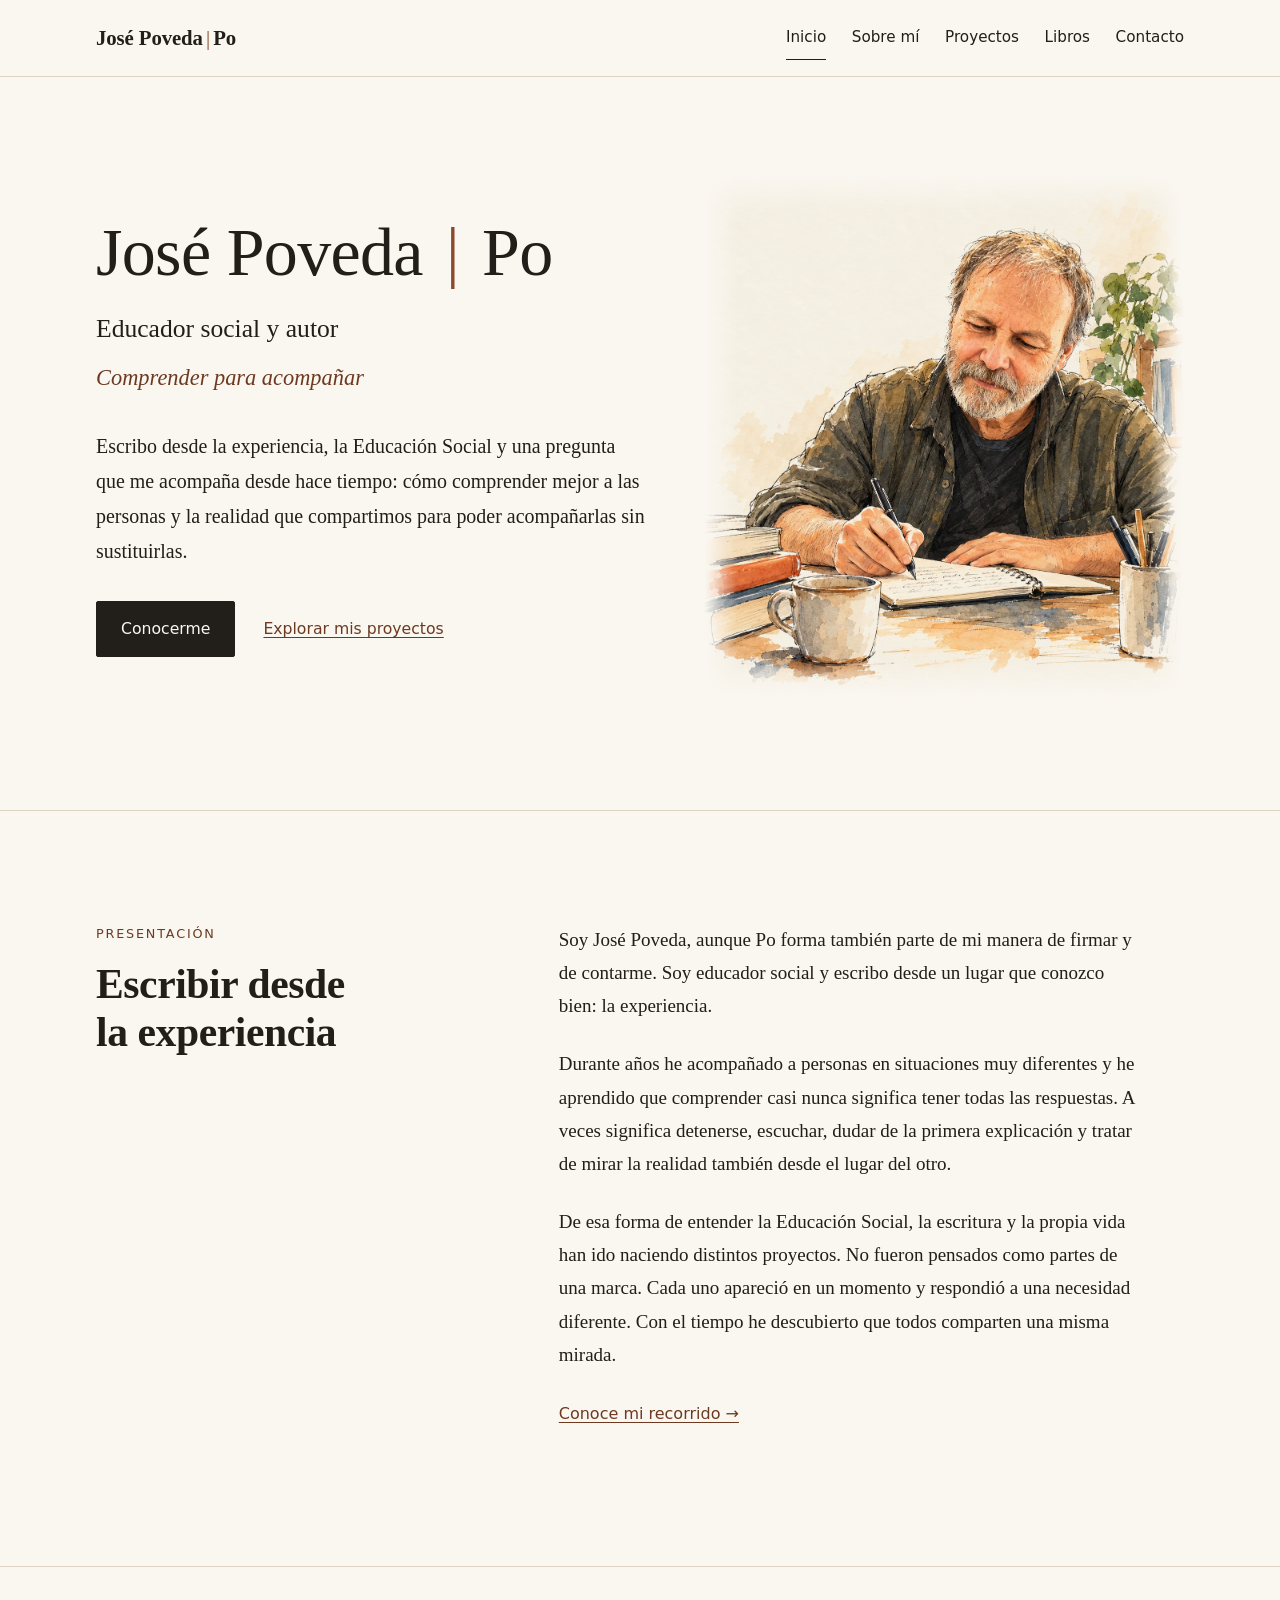
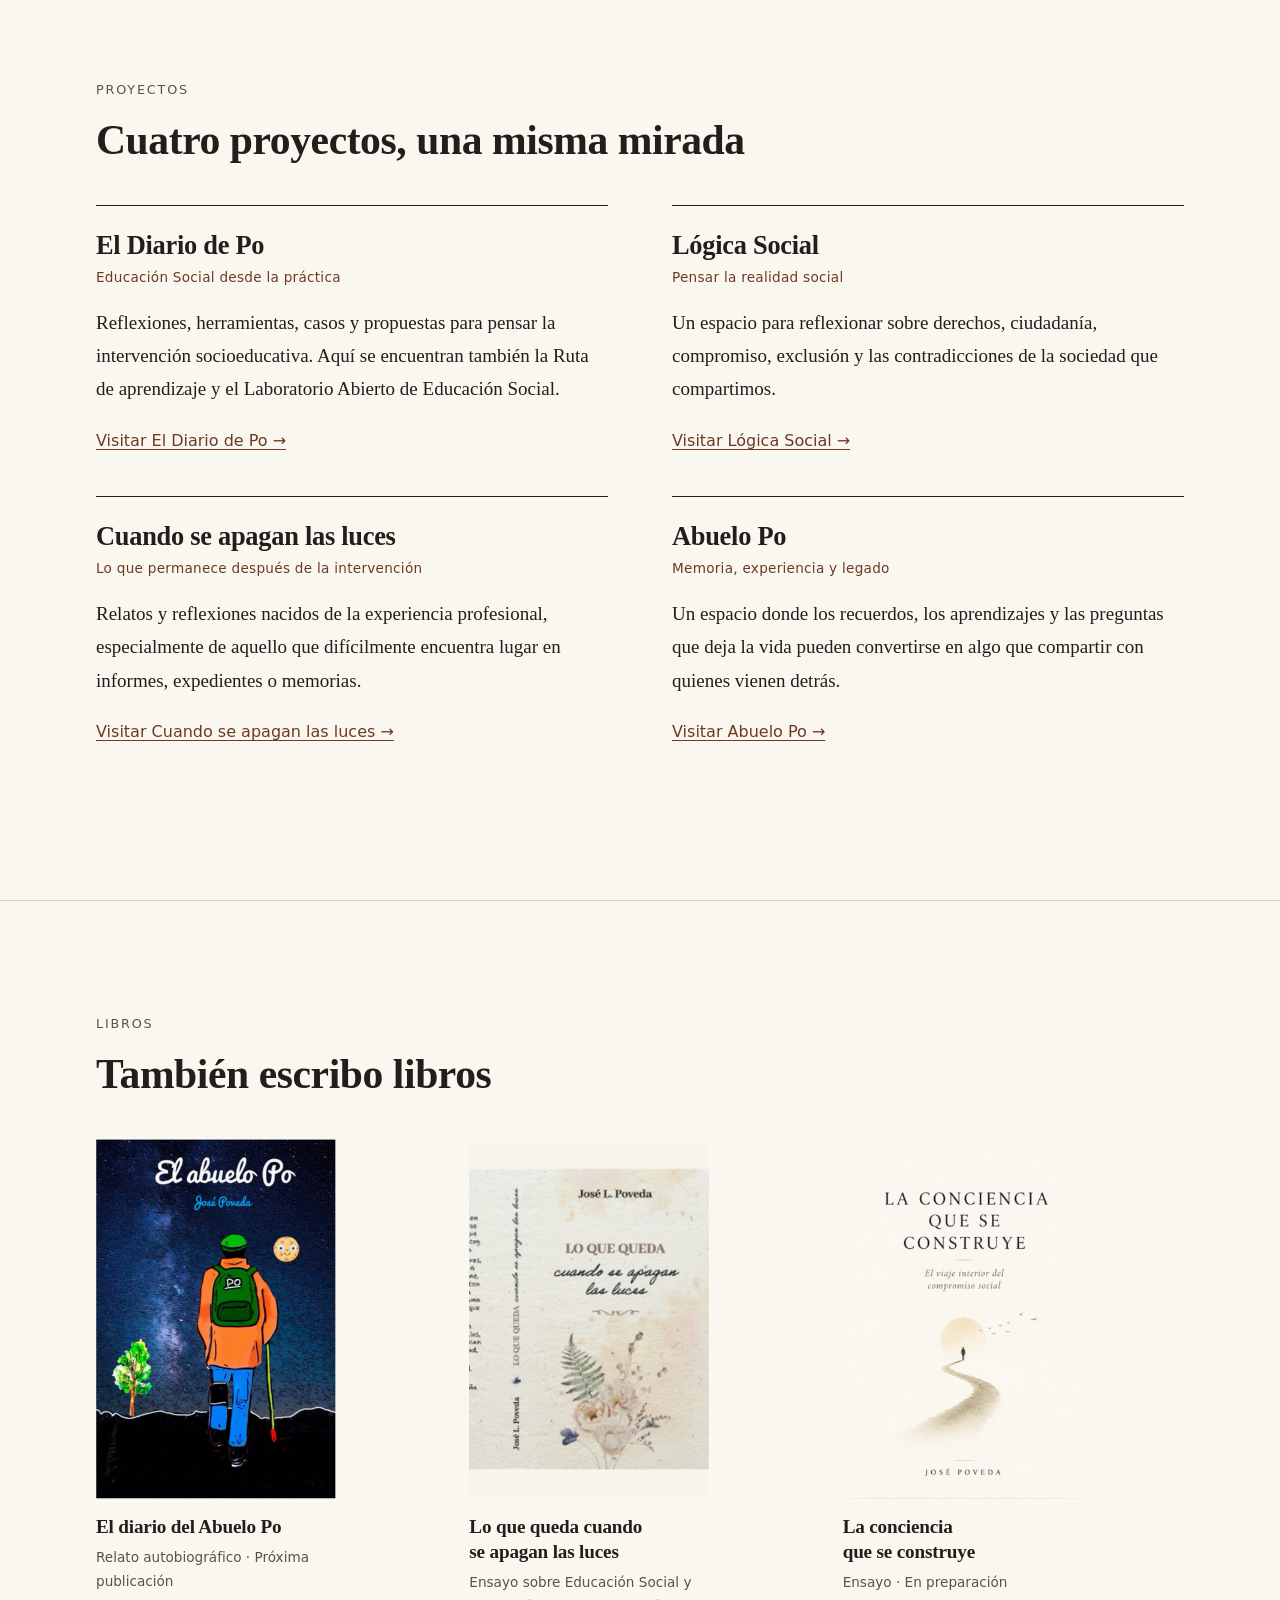
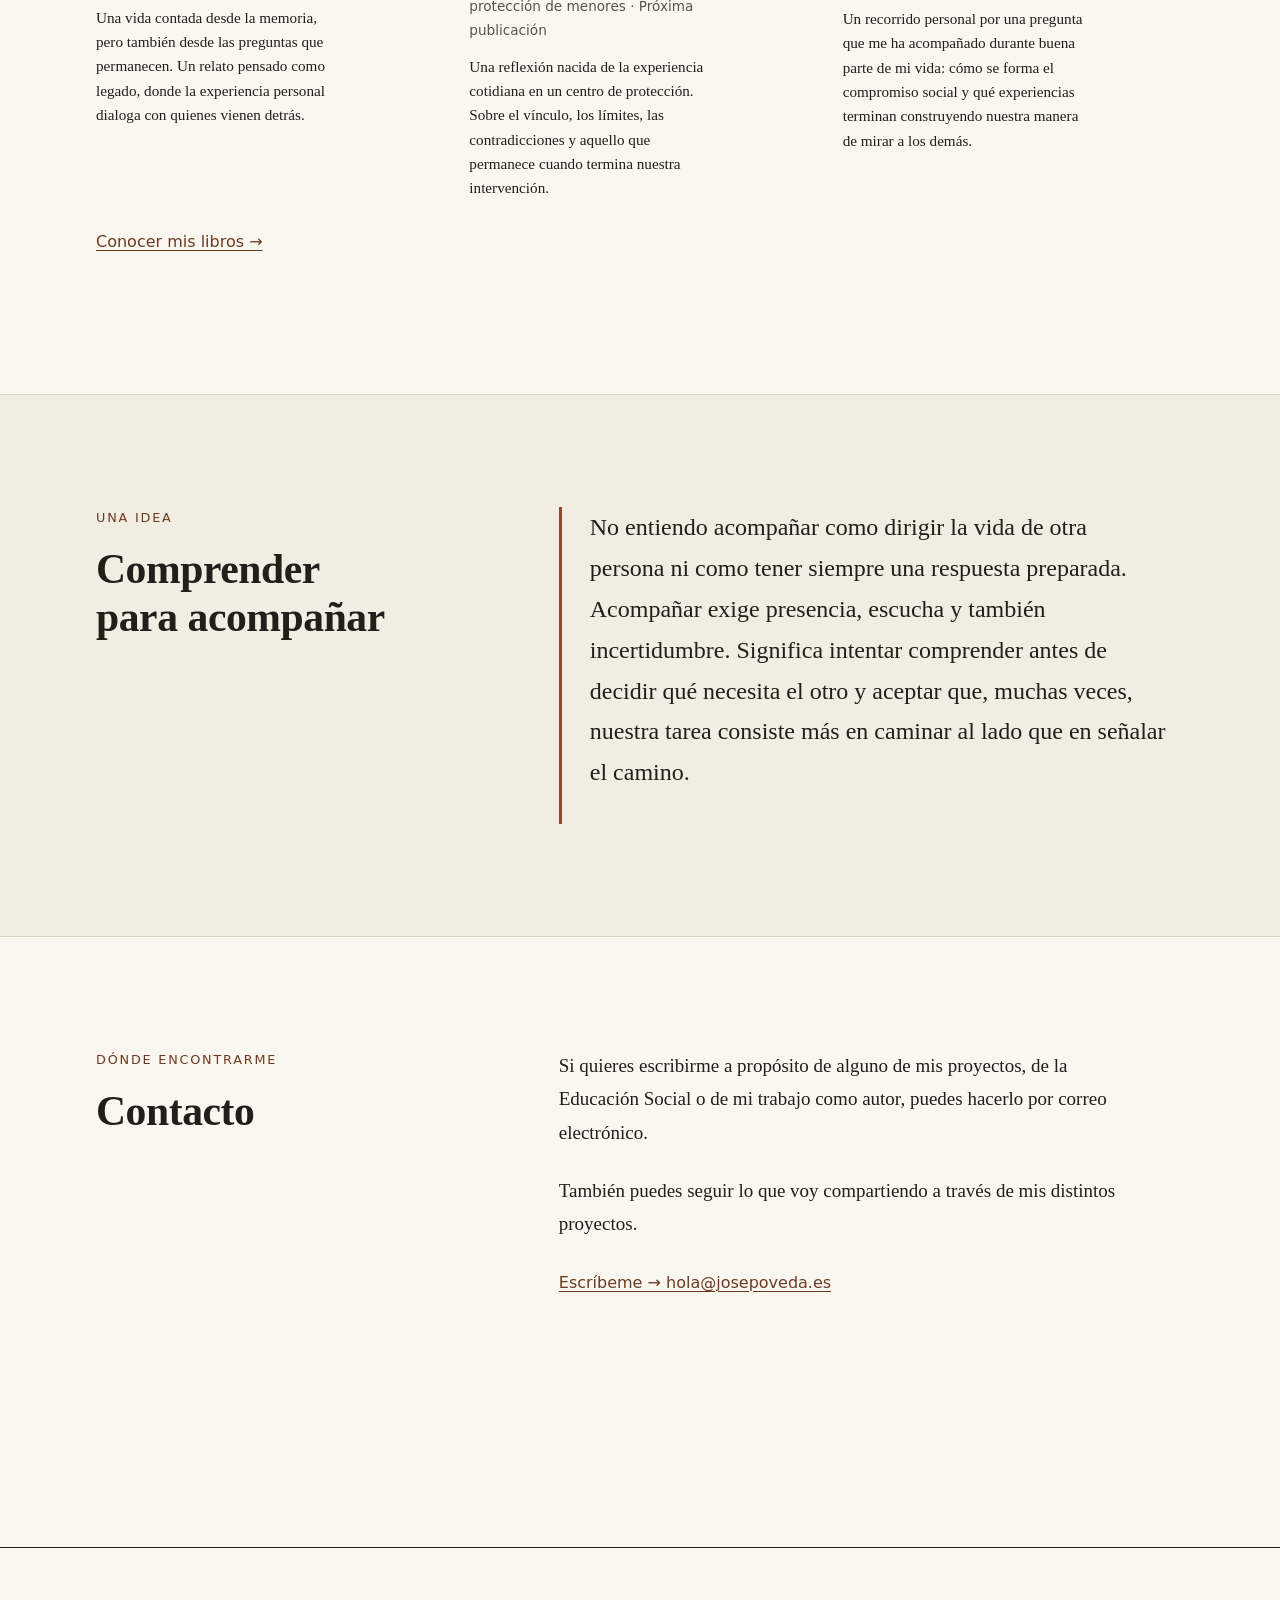
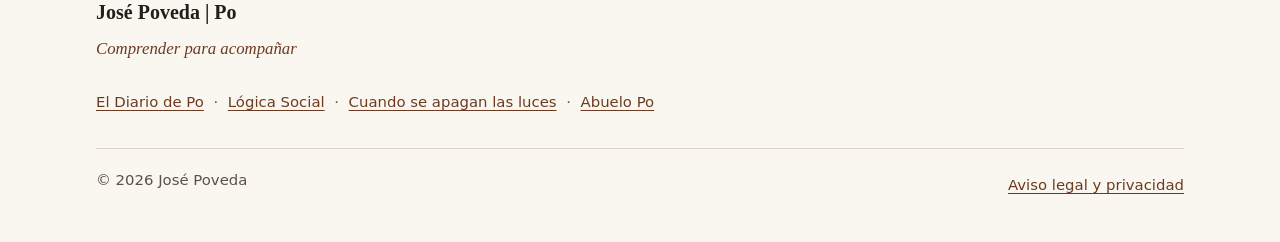
<file: index.html>
<!doctype html>
<html lang="es">
<head>
  <meta charset="utf-8">
  <meta name="viewport" content="width=device-width, initial-scale=1">
  <title>José Poveda | Po · Educador social y autor</title>
  <meta name="description" content="Web personal de José Poveda, educador social y autor. Educación Social, escritura y proyectos nacidos de la experiencia y de una misma mirada: comprender para acompañar.">
  <link rel="canonical" href="https://josepoveda.es/">
  <meta property="og:type" content="website">
  <meta property="og:locale" content="es_ES">
  <meta property="og:site_name" content="José Poveda | Po">
  <meta property="og:title" content="José Poveda | Po · Educador social y autor">
  <meta property="og:description" content="Web personal de José Poveda, educador social y autor. Educación Social, escritura y proyectos nacidos de la experiencia y de una misma mirada: comprender para acompañar.">
  <meta property="og:url" content="https://josepoveda.es/">
  <meta name="twitter:card" content="summary_large_image">
  <meta name="twitter:title" content="José Poveda | Po · Educador social y autor">
  <meta name="twitter:description" content="Web personal de José Poveda, educador social y autor. Educación Social, escritura y proyectos nacidos de la experiencia y de una misma mirada: comprender para acompañar.">
  <meta property="og:image" content="https://josepoveda.es/assets/images/jose-poveda-social.jpg">
  <meta property="og:image:alt" content="José Poveda | Po · Educador social y escritor">
  <meta property="og:image:width" content="1200">
  <meta property="og:image:height" content="630">
  <meta name="twitter:image" content="https://josepoveda.es/assets/images/jose-poveda-social.jpg">
  <meta name="theme-color" content="#faf7f1">
  <link rel="icon" href="assets/favicon.svg" type="image/svg+xml">
  <link rel="stylesheet" href="css/styles.css">
  <script src="js/main.js" defer></script>
</head>
<body>
  <a class="skip-link" href="#contenido">Saltar al contenido</a>

  <header class="site-header">
    <div class="wrap">
      <a class="brand" href="index.html">José Poveda<span aria-hidden="true">|</span>Po</a>
      <button class="nav-toggle" type="button" aria-expanded="false" aria-controls="site-nav">Menú</button>
      <nav class="site-nav" id="site-nav" aria-label="Principal">
        <ul>
          <li><a href="index.html" aria-current="page">Inicio</a></li>
          <li><a href="sobre-mi.html">Sobre mí</a></li>
          <li><a href="#proyectos">Proyectos</a></li>
          <li><a href="libros.html">Libros</a></li>
          <li><a href="#contacto">Contacto</a></li>
        </ul>
      </nav>
    </div>
  </header>

  <main id="contenido">

    <section class="hero" aria-labelledby="titulo-hero">
      <div class="wrap hero-grid">
        <div>
          <h1 id="titulo-hero">José Poveda <span class="po">|</span> Po</h1>
          <p class="role">Educador social y autor</p>
          <p class="motto">Comprender para acompañar</p>
          <p class="intro">Escribo desde la experiencia, la Educación Social y una pregunta que me acompaña desde hace tiempo: cómo comprender mejor a las personas y la realidad que compartimos para poder acompañarlas sin sustituirlas.</p>
          <div class="actions">
            <a class="btn" href="sobre-mi.html">Conocerme</a>
            <a class="link-quiet" href="#proyectos">Explorar mis proyectos</a>
          </div>
        </div>
        <figure class="hero-figure">
          <img src="assets/images/jose-poveda-escribiendo.webp" width="1199" height="1312" decoding="async" fetchpriority="high" alt="Ilustración de José Poveda escribiendo en un cuaderno">
        </figure>
      </div>
    </section>

    <section class="section" id="presentacion" aria-labelledby="titulo-presentacion">
      <div class="wrap two-col">
        <div>
          <p class="eyebrow">Presentación</p>
          <h2 id="titulo-presentacion">Escribir desde la experiencia</h2>
        </div>
        <div>
          <p>Soy José Poveda, aunque Po forma también parte de mi manera de firmar y de contarme. Soy educador social y escribo desde un lugar que conozco bien: la experiencia.</p>
          <p>Durante años he acompañado a personas en situaciones muy diferentes y he aprendido que comprender casi nunca significa tener todas las respuestas. A veces significa detenerse, escuchar, dudar de la primera explicación y tratar de mirar la realidad también desde el lugar del otro.</p>
          <p>De esa forma de entender la Educación Social, la escritura y la propia vida han ido naciendo distintos proyectos. No fueron pensados como partes de una marca. Cada uno apareció en un momento y respondió a una necesidad diferente. Con el tiempo he descubierto que todos comparten una misma mirada.</p>
          <p><a class="more-link" href="sobre-mi.html">Conoce mi recorrido →</a></p>
        </div>
      </div>
    </section>

    <section class="section" id="proyectos" aria-labelledby="titulo-proyectos">
      <div class="wrap">
        <div class="section-head">
          <p class="eyebrow">Proyectos</p>
          <h2 id="titulo-proyectos">Cuatro proyectos, una misma mirada</h2>
        </div>
        <ul class="projects">
          <li class="project">
            <h3>El Diario de Po</h3>
            <p class="descriptor">Educación Social desde la práctica</p>
            <p>Reflexiones, herramientas, casos y propuestas para pensar la intervención socioeducativa. Aquí se encuentran también la Ruta de aprendizaje y el Laboratorio Abierto de Educación Social.</p>
            <a href="https://eldiariodepo.com/">Visitar El Diario de Po →</a>
          </li>
          <li class="project">
            <h3>Lógica Social</h3>
            <p class="descriptor">Pensar la realidad social</p>
            <p>Un espacio para reflexionar sobre derechos, ciudadanía, compromiso, exclusión y las contradicciones de la sociedad que compartimos.</p>
            <a href="https://logicasocial.com/">Visitar Lógica Social →</a>
          </li>
          <li class="project">
            <h3>Cuando se apagan las luces</h3>
            <p class="descriptor">Lo que permanece después de la intervención</p>
            <p>Relatos y reflexiones nacidos de la experiencia profesional, especialmente de aquello que difícilmente encuentra lugar en informes, expedientes o memorias.</p>
            <a href="https://cuandoseapaganlasluces.es/">Visitar Cuando se apagan las luces →</a>
          </li>
          <li class="project">
            <h3>Abuelo Po</h3>
            <p class="descriptor">Memoria, experiencia y legado</p>
            <p>Un espacio donde los recuerdos, los aprendizajes y las preguntas que deja la vida pueden convertirse en algo que compartir con quienes vienen detrás.</p>
            <a href="https://abuelopo.com/">Visitar Abuelo Po →</a>
          </li>
        </ul>
      </div>
    </section>

    <section class="section" id="libros" aria-labelledby="titulo-libros">
      <div class="wrap">
        <div class="section-head">
          <p class="eyebrow">Libros</p>
          <h2 id="titulo-libros">También escribo libros</h2>
        </div>
        <ul class="books">
          <li class="book">
            <img class="book-cover" src="assets/images/el-diario-del-abuelo-po.jpg" width="800" height="1200" loading="lazy" decoding="async" alt="Cubierta de El diario del Abuelo Po">
            <h3>El diario del Abuelo Po</h3>
            <p class="meta">Relato autobiográfico · Próxima publicación</p>
            <p class="book-desc">Una vida contada desde la memoria, pero también desde las preguntas que permanecen. Un relato pensado como legado, donde la experiencia personal dialoga con quienes vienen detrás.</p>
          </li>
          <li class="book">
            <img class="book-cover" src="assets/images/lo-que-queda-cuando-se-apagan-las-luces.jpg" width="800" height="1200" loading="lazy" decoding="async" alt="Cubierta de Lo que queda cuando se apagan las luces">
            <h3>Lo que queda cuando se apagan las luces</h3>
            <p class="meta">Ensayo sobre Educación Social y protección de menores · Próxima publicación</p>
            <p class="book-desc">Una reflexión nacida de la experiencia cotidiana en un centro de protección. Sobre el vínculo, los límites, las contradicciones y aquello que permanece cuando termina nuestra intervención.</p>
          </li>
          <li class="book">
            <img class="book-cover" src="assets/images/la-conciencia-que-se-construye.jpg" width="800" height="1200" loading="lazy" decoding="async" alt="Cubierta de La conciencia que se construye">
            <h3>La conciencia que se construye</h3>
            <p class="meta">Ensayo · En preparación</p>
            <p class="book-desc">Un recorrido personal por una pregunta que me ha acompañado durante buena parte de mi vida: cómo se forma el compromiso social y qué experiencias terminan construyendo nuestra manera de mirar a los demás.</p>
          </li>
        </ul>
        <p class="after-list"><a class="more-link" href="libros.html">Conocer mis libros →</a></p>
      </div>
    </section>

    <section class="section reflection" id="comprender" aria-labelledby="titulo-comprender">
      <div class="wrap two-col">
        <div>
          <p class="eyebrow">Una idea</p>
          <h2 id="titulo-comprender">Comprender para acompañar</h2>
        </div>
        <div class="body">
          <p>No entiendo acompañar como dirigir la vida de otra persona ni como tener siempre una respuesta preparada. Acompañar exige presencia, escucha y también incertidumbre. Significa intentar comprender antes de decidir qué necesita el otro y aceptar que, muchas veces, nuestra tarea consiste más en caminar al lado que en señalar el camino.</p>
        </div>
      </div>
    </section>

    <section class="section" id="contacto" aria-labelledby="titulo-contacto">
      <div class="wrap two-col">
        <div>
          <p class="eyebrow">Dónde encontrarme</p>
          <h2 id="titulo-contacto">Contacto</h2>
        </div>
        <div>
          <p>Si quieres escribirme a propósito de alguno de mis proyectos, de la Educación Social o de mi trabajo como autor, puedes hacerlo por correo electrónico.</p>
          <p>También puedes seguir lo que voy compartiendo a través de mis distintos proyectos.</p>
          <p><a class="more-link" href="mailto:hola@josepoveda.es">Escríbeme → hola@josepoveda.es</a></p>
          <!-- LinkedIn: añadir aquí cuando se confirme la URL exacta del perfil:
          <p><a class="more-link" href="URL_EXACTA_DEL_PERFIL">LinkedIn →</a></p>
          -->
        </div>
      </div>
    </section>

  </main>

  <footer class="site-footer">
    <div class="wrap">
      <p class="footer-brand">José Poveda | Po</p>
      <p class="footer-motto">Comprender para acompañar</p>
      <ul class="footer-projects" aria-label="Proyectos">
        <li><a href="https://eldiariodepo.com/">El Diario de Po</a></li>
        <li><a href="https://logicasocial.com/">Lógica Social</a></li>
        <li><a href="https://cuandoseapaganlasluces.es/">Cuando se apagan las luces</a></li>
        <li><a href="https://abuelopo.com/">Abuelo Po</a></li>
      </ul>
      <div class="footer-bottom">
        <p>© 2026 José Poveda</p>
        <p class="footer-legal"><a href="aviso-legal.html">Aviso legal y privacidad</a></p>
      </div>
    </div>
  </footer>
</body>
</html>
</file>
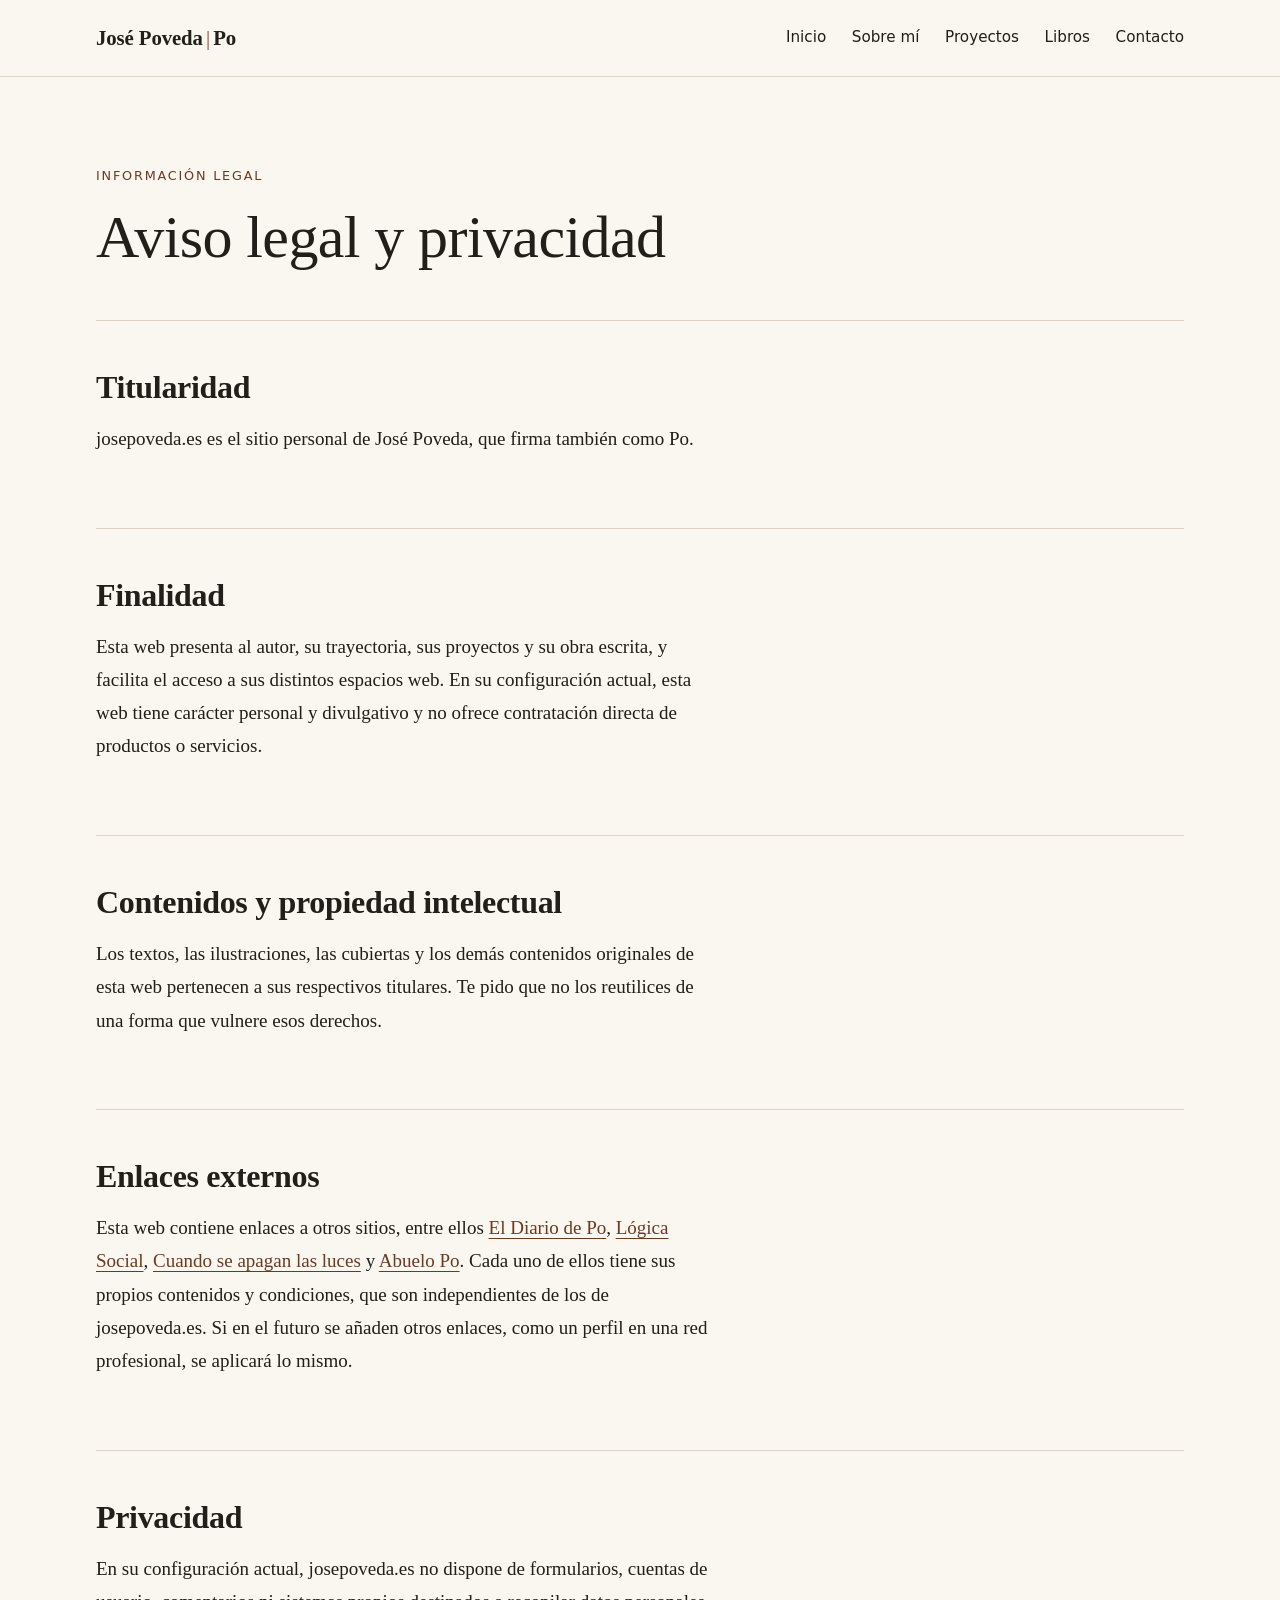
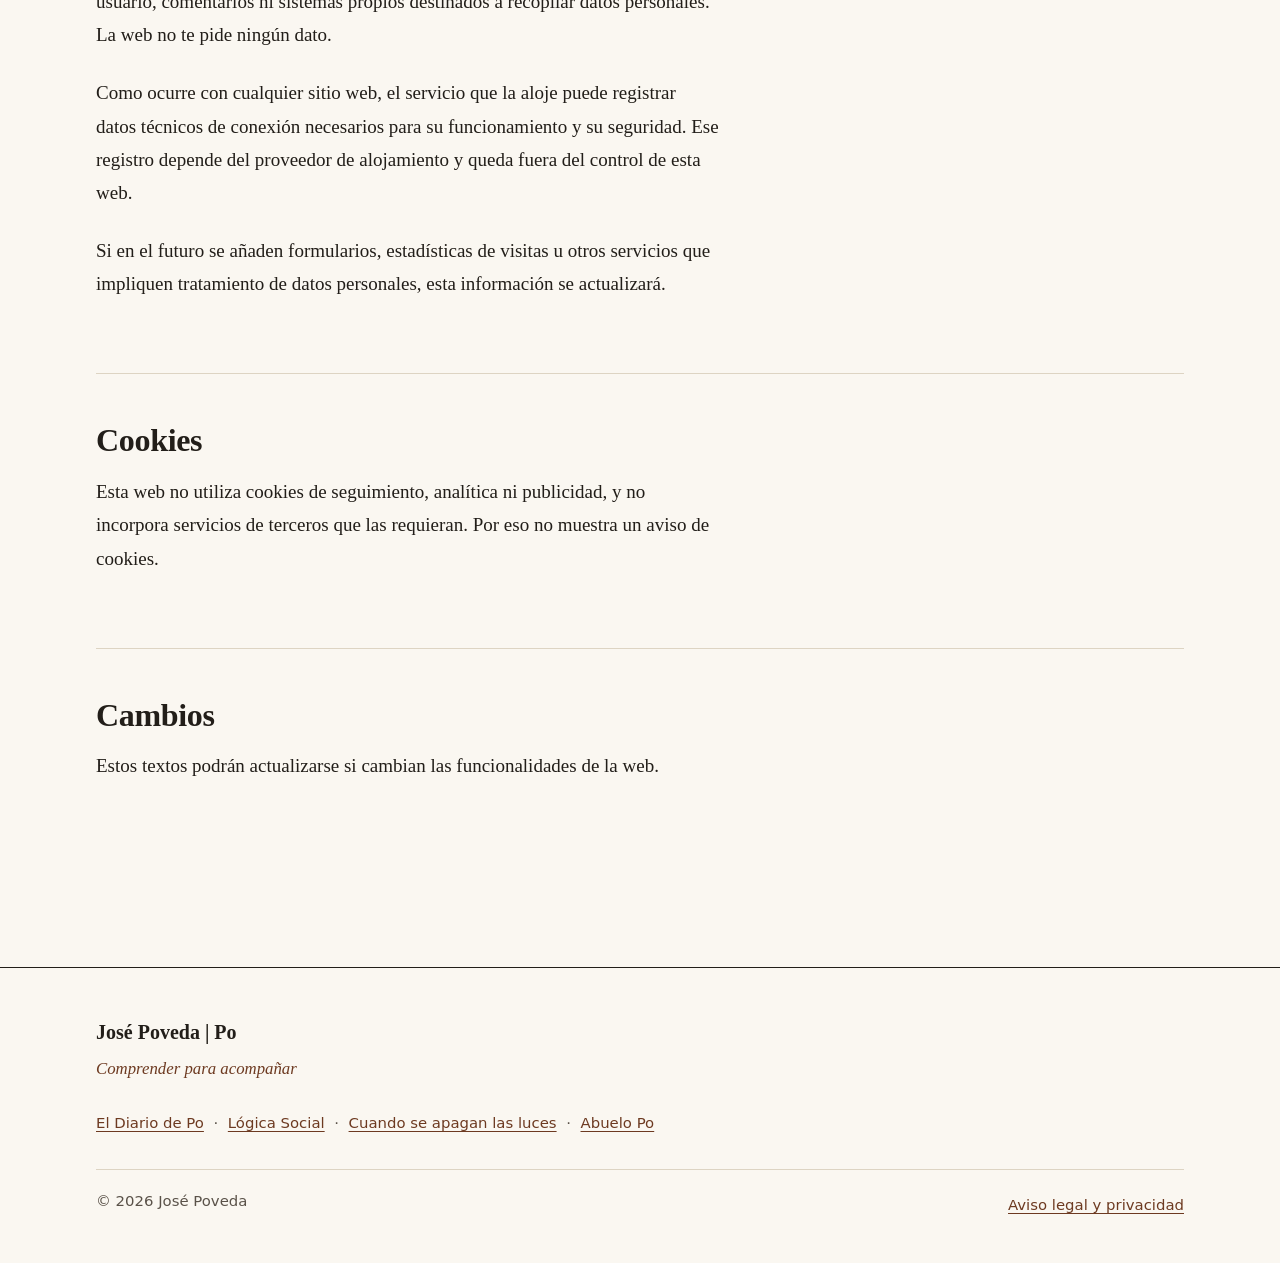
<file: aviso-legal.html>
<!doctype html>
<html lang="es">
<head>
  <meta charset="utf-8">
  <meta name="viewport" content="width=device-width, initial-scale=1">
  <title>Aviso legal y privacidad · José Poveda | Po</title>
  <meta name="description" content="Aviso legal y privacidad de josepoveda.es, el sitio personal de José Poveda | Po: titularidad, finalidad, enlaces, privacidad y cookies.">
  <meta name="robots" content="noindex">
  <link rel="canonical" href="https://josepoveda.es/aviso-legal.html">
  <link rel="icon" href="assets/favicon.svg" type="image/svg+xml">
  <link rel="stylesheet" href="css/styles.css">
  <script src="js/main.js" defer></script>
</head>
<body>
  <a class="skip-link" href="#contenido">Saltar al contenido</a>

  <header class="site-header">
    <div class="wrap">
      <a class="brand" href="index.html">José Poveda<span aria-hidden="true">|</span>Po</a>
      <button class="nav-toggle" type="button" aria-expanded="false" aria-controls="site-nav">Menú</button>
      <nav class="site-nav" id="site-nav" aria-label="Principal">
        <ul>
          <li><a href="index.html">Inicio</a></li>
          <li><a href="sobre-mi.html">Sobre mí</a></li>
          <li><a href="index.html#proyectos">Proyectos</a></li>
          <li><a href="libros.html">Libros</a></li>
          <li><a href="index.html#contacto">Contacto</a></li>
        </ul>
      </nav>
    </div>
  </header>

  <main id="contenido">
    <div class="wrap">
      <div class="page-head">
        <p class="eyebrow">Información legal</p>
        <h1>Aviso legal y privacidad</h1>
      </div>

      <section class="prose-block" aria-labelledby="titularidad">
        <h2 id="titularidad">Titularidad</h2>
        <p>josepoveda.es es el sitio personal de José Poveda, que firma también como Po.</p>
      </section>

      <section class="prose-block" aria-labelledby="finalidad">
        <h2 id="finalidad">Finalidad</h2>
        <p>Esta web presenta al autor, su trayectoria, sus proyectos y su obra escrita, y facilita el acceso a sus distintos espacios web. En su configuración actual, esta web tiene carácter personal y divulgativo y no ofrece contratación directa de productos o servicios.</p>
      </section>

      <section class="prose-block" aria-labelledby="contenidos">
        <h2 id="contenidos">Contenidos y propiedad intelectual</h2>
        <p>Los textos, las ilustraciones, las cubiertas y los demás contenidos originales de esta web pertenecen a sus respectivos titulares. Te pido que no los reutilices de una forma que vulnere esos derechos.</p>
      </section>

      <section class="prose-block" aria-labelledby="enlaces">
        <h2 id="enlaces">Enlaces externos</h2>
        <p>Esta web contiene enlaces a otros sitios, entre ellos <a href="https://eldiariodepo.com/">El Diario de Po</a>, <a href="https://logicasocial.com/">Lógica Social</a>, <a href="https://cuandoseapaganlasluces.es/">Cuando se apagan las luces</a> y <a href="https://abuelopo.com/">Abuelo Po</a>. Cada uno de ellos tiene sus propios contenidos y condiciones, que son independientes de los de josepoveda.es. Si en el futuro se añaden otros enlaces, como un perfil en una red profesional, se aplicará lo mismo.</p>
      </section>

      <section class="prose-block" aria-labelledby="privacidad">
        <h2 id="privacidad">Privacidad</h2>
        <p>En su configuración actual, josepoveda.es no dispone de formularios, cuentas de usuario, comentarios ni sistemas propios destinados a recopilar datos personales. La web no te pide ningún dato.</p>
        <p>Como ocurre con cualquier sitio web, el servicio que la aloje puede registrar datos técnicos de conexión necesarios para su funcionamiento y su seguridad. Ese registro depende del proveedor de alojamiento y queda fuera del control de esta web.</p>
        <p>Si en el futuro se añaden formularios, estadísticas de visitas u otros servicios que impliquen tratamiento de datos personales, esta información se actualizará.</p>
      </section>

      <section class="prose-block" aria-labelledby="cookies">
        <h2 id="cookies">Cookies</h2>
        <p>Esta web no utiliza cookies de seguimiento, analítica ni publicidad, y no incorpora servicios de terceros que las requieran. Por eso no muestra un aviso de cookies.</p>
      </section>

      <section class="prose-block" aria-labelledby="cambios">
        <h2 id="cambios">Cambios</h2>
        <p>Estos textos podrán actualizarse si cambian las funcionalidades de la web.</p>
      </section>

    </div>
  </main>

  <footer class="site-footer">
    <div class="wrap">
      <p class="footer-brand">José Poveda | Po</p>
      <p class="footer-motto">Comprender para acompañar</p>
      <ul class="footer-projects" aria-label="Proyectos">
        <li><a href="https://eldiariodepo.com/">El Diario de Po</a></li>
        <li><a href="https://logicasocial.com/">Lógica Social</a></li>
        <li><a href="https://cuandoseapaganlasluces.es/">Cuando se apagan las luces</a></li>
        <li><a href="https://abuelopo.com/">Abuelo Po</a></li>
      </ul>
      <div class="footer-bottom">
        <p>© 2026 José Poveda</p>
        <p class="footer-legal"><a href="aviso-legal.html">Aviso legal y privacidad</a></p>
      </div>
    </div>
  </footer>
</body>
</html>
</file>
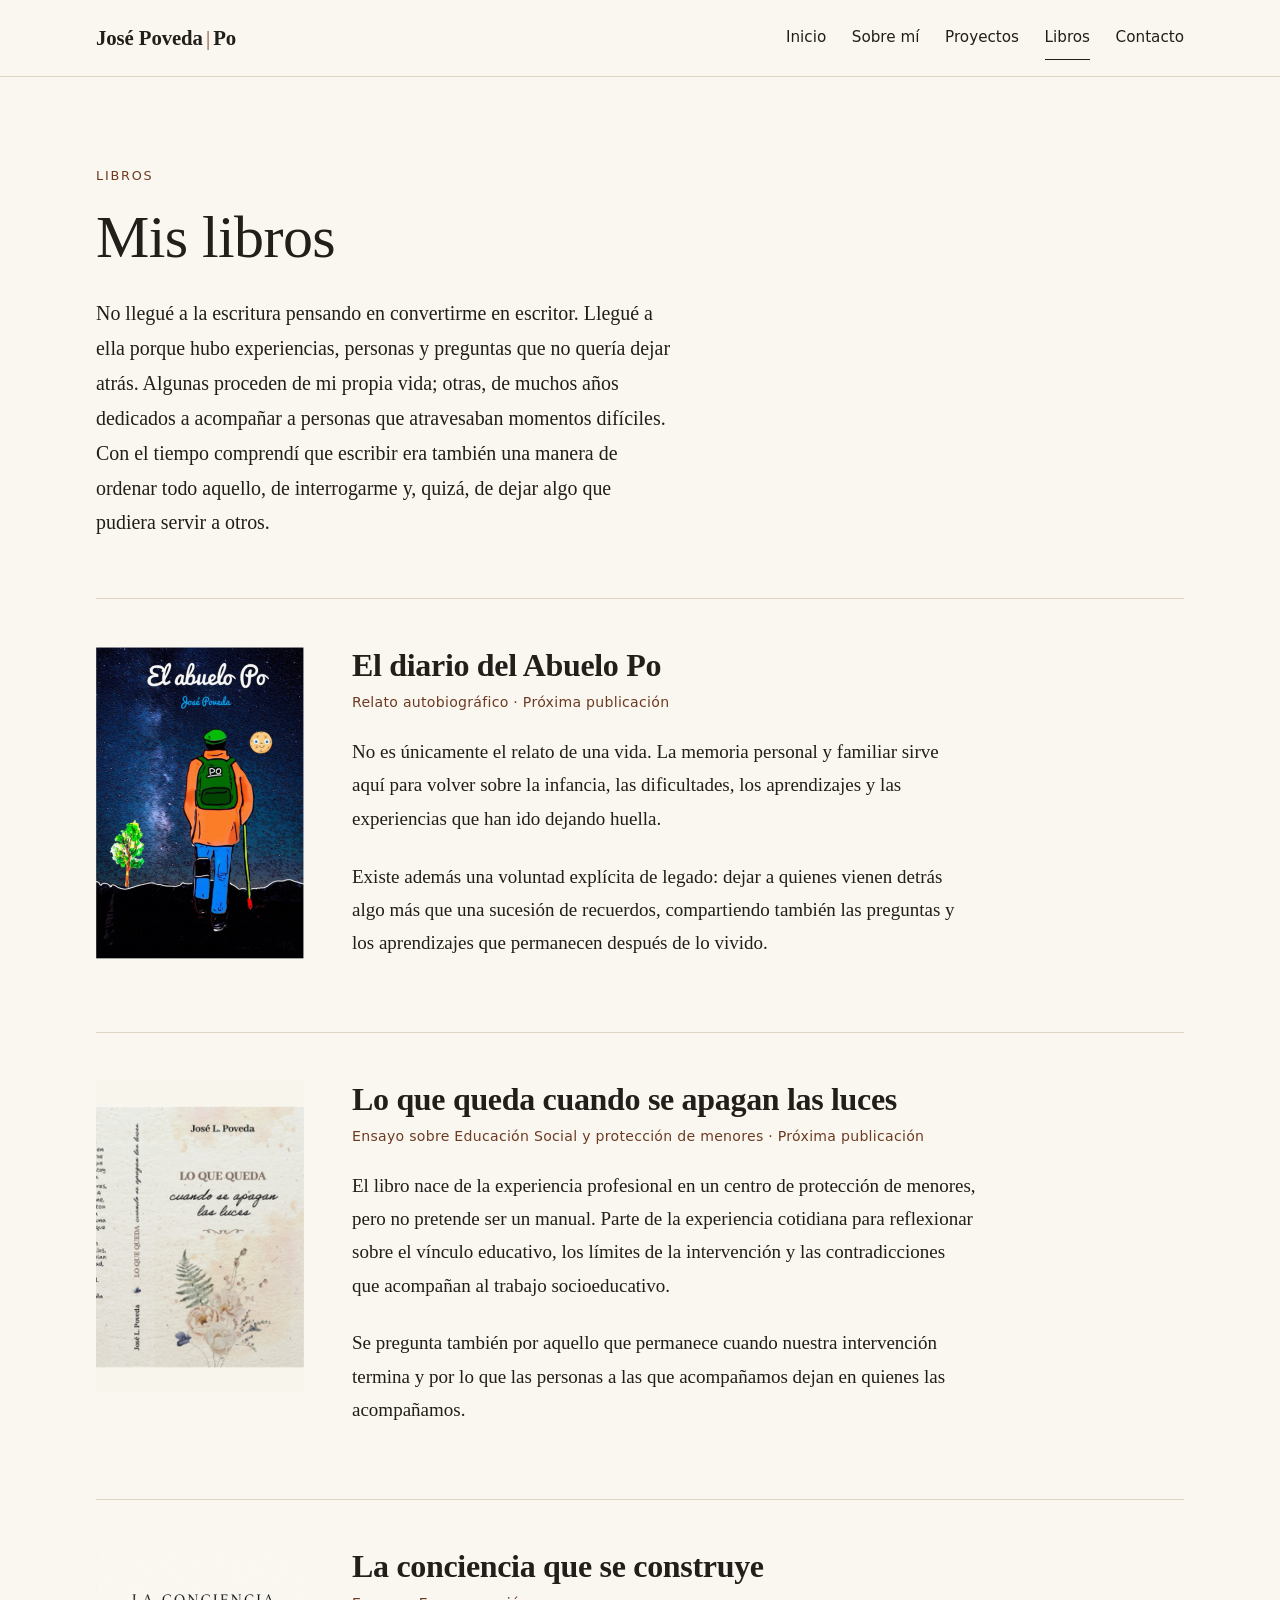
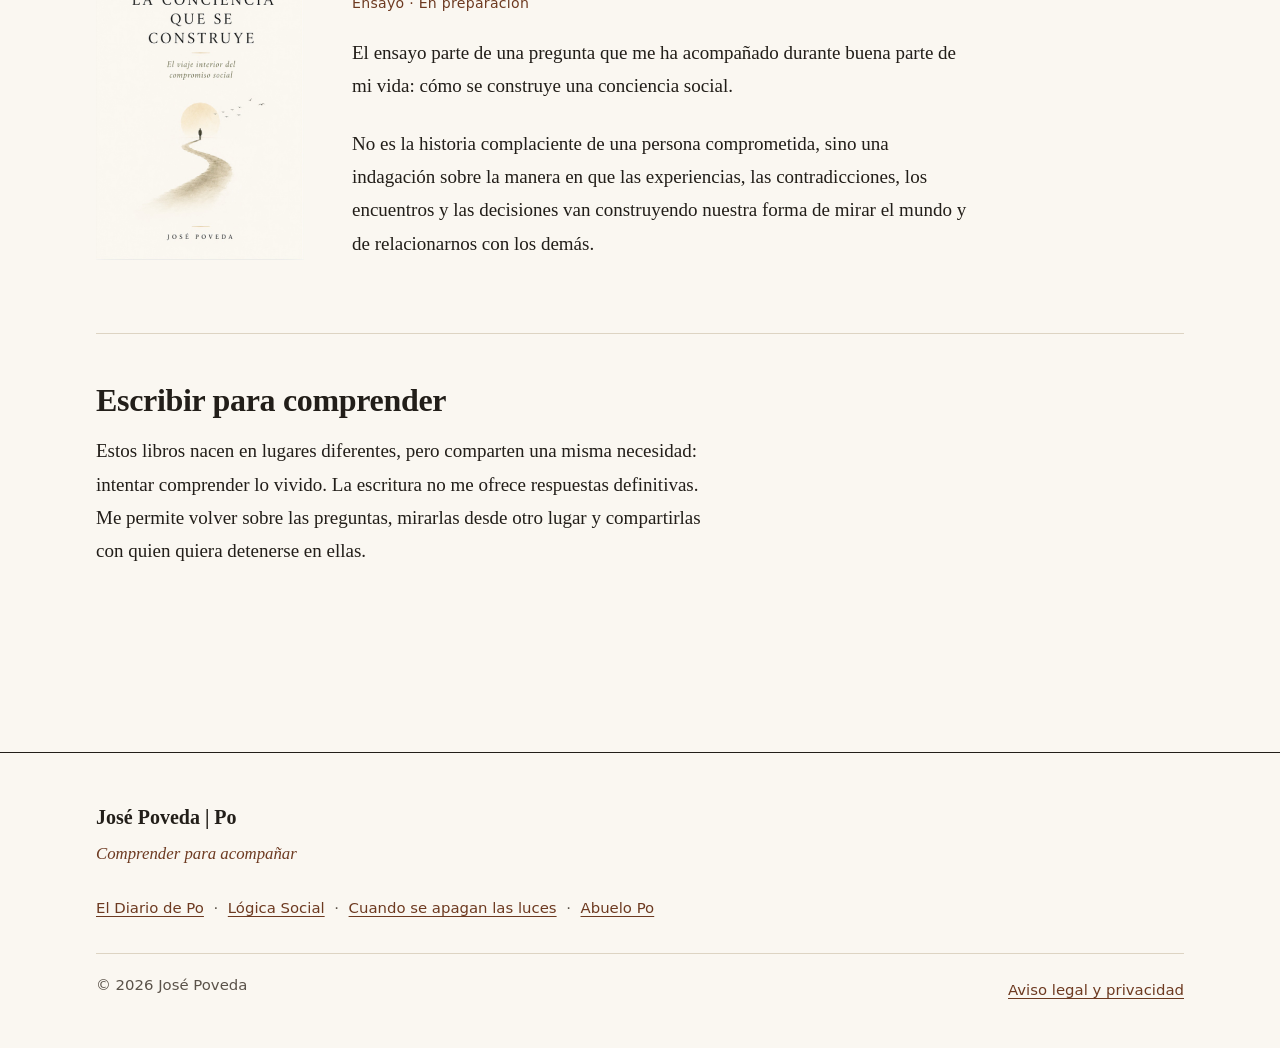
<file: libros.html>
<!doctype html>
<html lang="es">
<head>
  <meta charset="utf-8">
  <meta name="viewport" content="width=device-width, initial-scale=1">
  <title>Mis libros · José Poveda | Po</title>
  <meta name="description" content="Los libros de José Poveda | Po, educador social y autor: un relato autobiográfico, un ensayo sobre Educación Social y protección de menores y un ensayo sobre cómo se construye la conciencia social.">
  <link rel="canonical" href="https://josepoveda.es/libros.html">
  <meta property="og:type" content="website">
  <meta property="og:locale" content="es_ES">
  <meta property="og:site_name" content="José Poveda | Po">
  <meta property="og:title" content="Mis libros · José Poveda | Po">
  <meta property="og:description" content="Comprender para acompañar. Mis libros: un relato autobiográfico y dos ensayos.">
  <meta property="og:url" content="https://josepoveda.es/libros.html">
  <meta name="twitter:card" content="summary">
  <meta name="twitter:title" content="Mis libros · José Poveda | Po">
  <meta name="twitter:description" content="Comprender para acompañar. Mis libros: un relato autobiográfico y dos ensayos.">
  <meta name="theme-color" content="#faf7f1">
  <link rel="icon" href="assets/favicon.svg" type="image/svg+xml">
  <link rel="stylesheet" href="css/styles.css">
  <script src="js/main.js" defer></script>
</head>
<body>
  <a class="skip-link" href="#contenido">Saltar al contenido</a>

  <header class="site-header">
    <div class="wrap">
      <a class="brand" href="index.html">José Poveda<span aria-hidden="true">|</span>Po</a>
      <button class="nav-toggle" type="button" aria-expanded="false" aria-controls="site-nav">Menú</button>
      <nav class="site-nav" id="site-nav" aria-label="Principal">
        <ul>
          <li><a href="index.html">Inicio</a></li>
          <li><a href="sobre-mi.html">Sobre mí</a></li>
          <li><a href="index.html#proyectos">Proyectos</a></li>
          <li><a href="libros.html" aria-current="page">Libros</a></li>
          <li><a href="index.html#contacto">Contacto</a></li>
        </ul>
      </nav>
    </div>
  </header>

  <main id="contenido">
    <div class="wrap">

      <div class="page-head">
        <p class="eyebrow">Libros</p>
        <h1>Mis libros</h1>
        <p class="intro-text">No llegué a la escritura pensando en convertirme en escritor. Llegué a ella porque hubo experiencias, personas y preguntas que no quería dejar atrás. Algunas proceden de mi propia vida; otras, de muchos años dedicados a acompañar a personas que atravesaban momentos difíciles. Con el tiempo comprendí que escribir era también una manera de ordenar todo aquello, de interrogarme y, quizá, de dejar algo que pudiera servir a otros.</p>
      </div>

      <section class="prose-block" aria-labelledby="libro-1">
        <div class="book-entry">
          <img src="assets/images/el-diario-del-abuelo-po.jpg" width="800" height="1200" loading="lazy" decoding="async" alt="Cubierta de El diario del Abuelo Po">
          <div>
          <h2 id="libro-1">El diario del Abuelo Po</h2>
          <p class="book-kind">Relato autobiográfico · Próxima publicación</p>
          <p>No es únicamente el relato de una vida. La memoria personal y familiar sirve aquí para volver sobre la infancia, las dificultades, los aprendizajes y las experiencias que han ido dejando huella.</p>
          <p>Existe además una voluntad explícita de legado: dejar a quienes vienen detrás algo más que una sucesión de recuerdos, compartiendo también las preguntas y los aprendizajes que permanecen después de lo vivido.</p>
          </div>
        </div>
      </section>

      <section class="prose-block" aria-labelledby="libro-2">
        <div class="book-entry">
          <img src="assets/images/lo-que-queda-cuando-se-apagan-las-luces.jpg" width="800" height="1200" loading="lazy" decoding="async" alt="Cubierta de Lo que queda cuando se apagan las luces">
          <div>
          <h2 id="libro-2">Lo que queda cuando se apagan las luces</h2>
          <p class="book-kind">Ensayo sobre Educación Social y protección de menores · Próxima publicación</p>
          <p>El libro nace de la experiencia profesional en un centro de protección de menores, pero no pretende ser un manual. Parte de la experiencia cotidiana para reflexionar sobre el vínculo educativo, los límites de la intervención y las contradicciones que acompañan al trabajo socioeducativo.</p>
          <p>Se pregunta también por aquello que permanece cuando nuestra intervención termina y por lo que las personas a las que acompañamos dejan en quienes las acompañamos.</p>
          </div>
        </div>
      </section>

      <section class="prose-block" aria-labelledby="libro-3">
        <div class="book-entry">
          <img src="assets/images/la-conciencia-que-se-construye.jpg" width="800" height="1200" loading="lazy" decoding="async" alt="Cubierta de La conciencia que se construye">
          <div>
          <h2 id="libro-3">La conciencia que se construye</h2>
          <p class="book-kind">Ensayo · En preparación</p>
          <p>El ensayo parte de una pregunta que me ha acompañado durante buena parte de mi vida: cómo se construye una conciencia social.</p>
          <p>No es la historia complaciente de una persona comprometida, sino una indagación sobre la manera en que las experiencias, las contradicciones, los encuentros y las decisiones van construyendo nuestra forma de mirar el mundo y de relacionarnos con los demás.</p>
          </div>
        </div>
      </section>

      <section class="prose-block" aria-labelledby="escribir">
        <h2 id="escribir">Escribir para comprender</h2>
        <p>Estos libros nacen en lugares diferentes, pero comparten una misma necesidad: intentar comprender lo vivido. La escritura no me ofrece respuestas definitivas. Me permite volver sobre las preguntas, mirarlas desde otro lugar y compartirlas con quien quiera detenerse en ellas.</p>
      </section>

    </div>
  </main>

  <footer class="site-footer">
    <div class="wrap">
      <p class="footer-brand">José Poveda | Po</p>
      <p class="footer-motto">Comprender para acompañar</p>
      <ul class="footer-projects" aria-label="Proyectos">
        <li><a href="https://eldiariodepo.com/">El Diario de Po</a></li>
        <li><a href="https://logicasocial.com/">Lógica Social</a></li>
        <li><a href="https://cuandoseapaganlasluces.es/">Cuando se apagan las luces</a></li>
        <li><a href="https://abuelopo.com/">Abuelo Po</a></li>
      </ul>
      <div class="footer-bottom">
        <p>© 2026 José Poveda</p>
        <p class="footer-legal"><a href="aviso-legal.html">Aviso legal y privacidad</a></p>
      </div>
    </div>
  </footer>
</body>
</html>
</file>
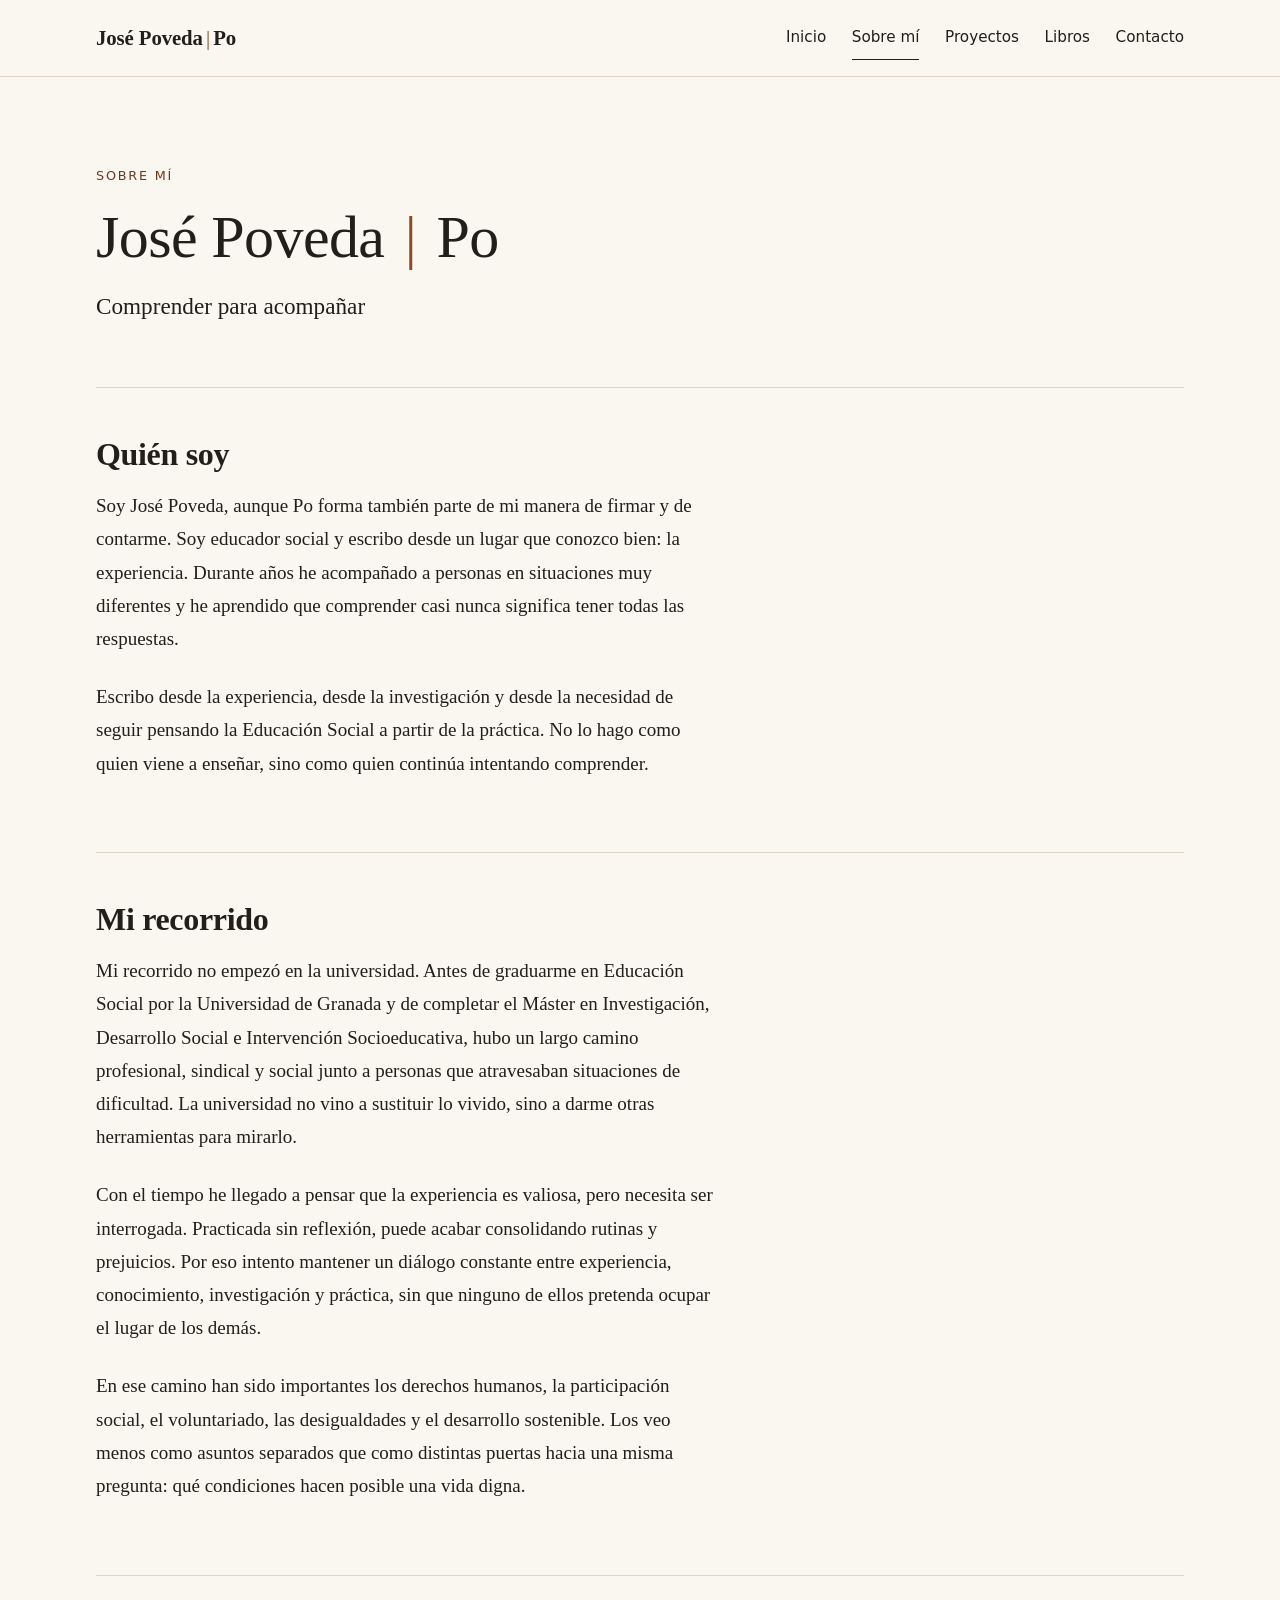
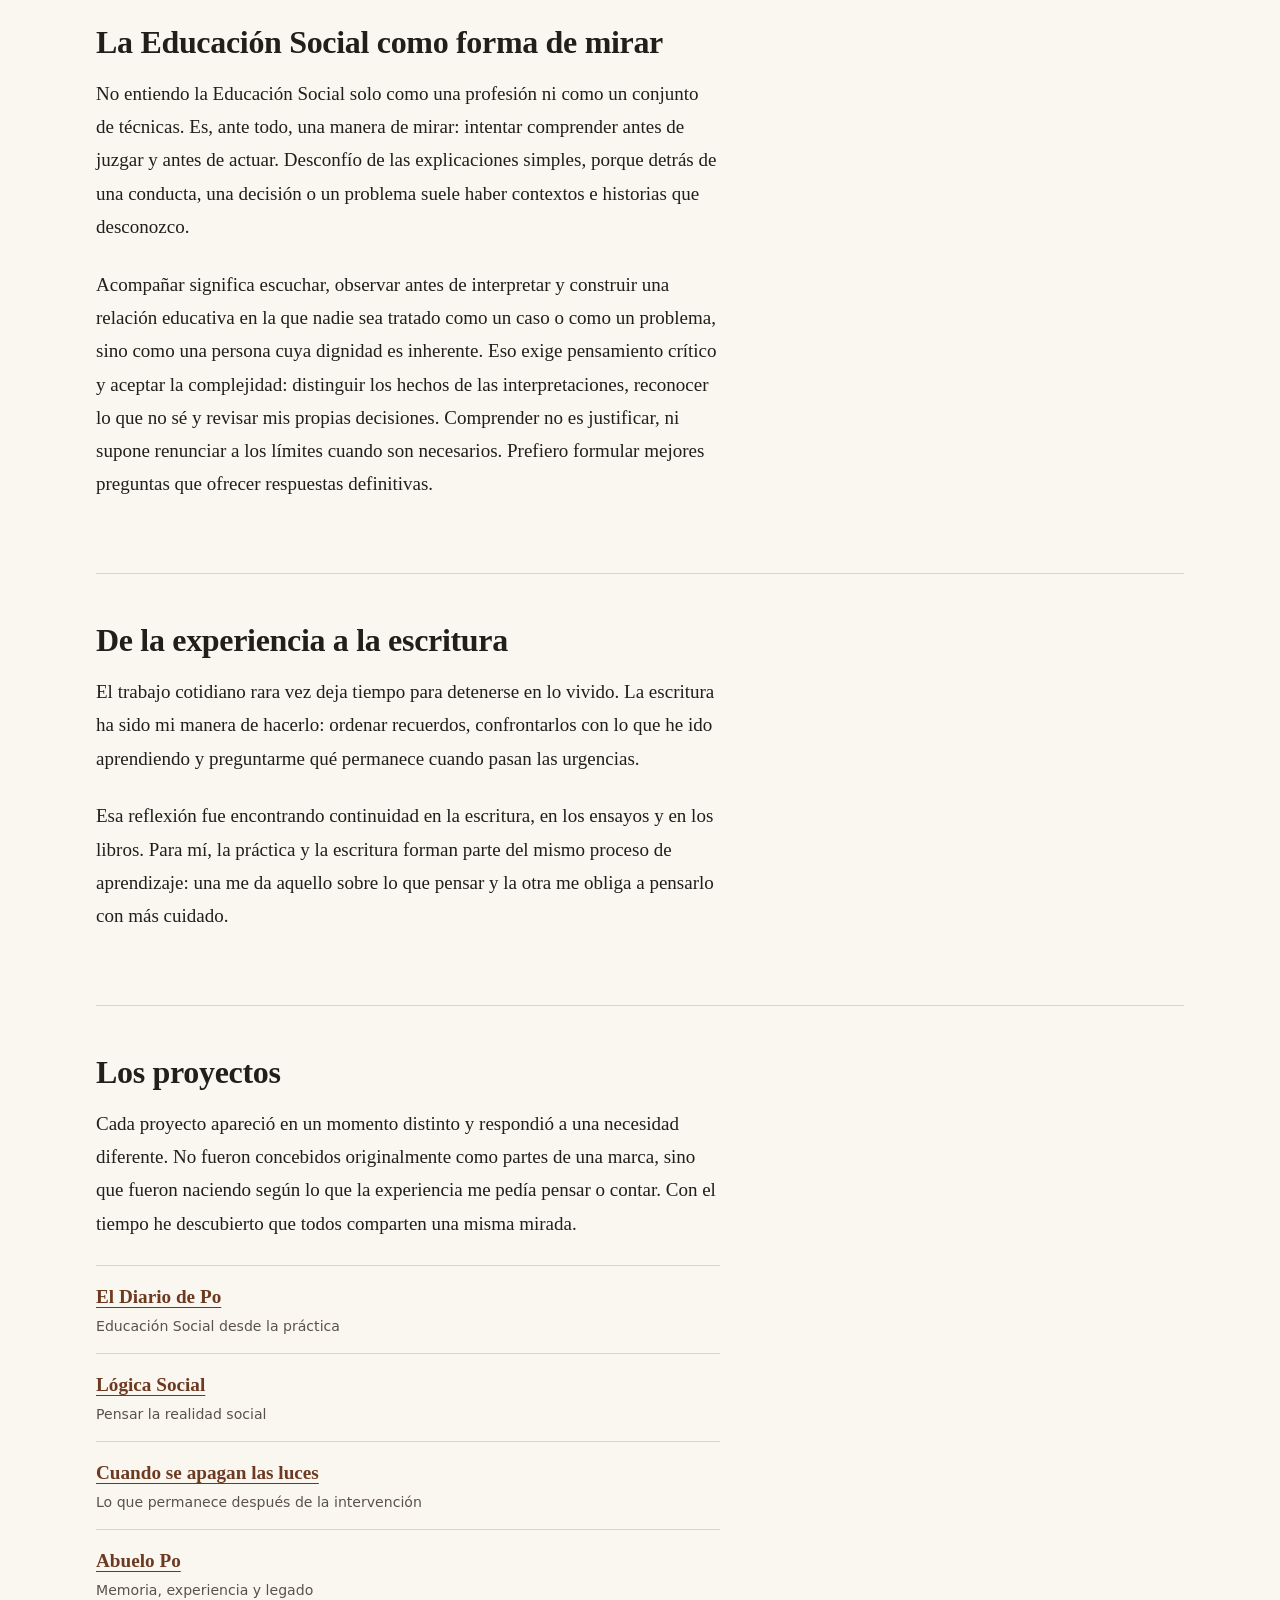
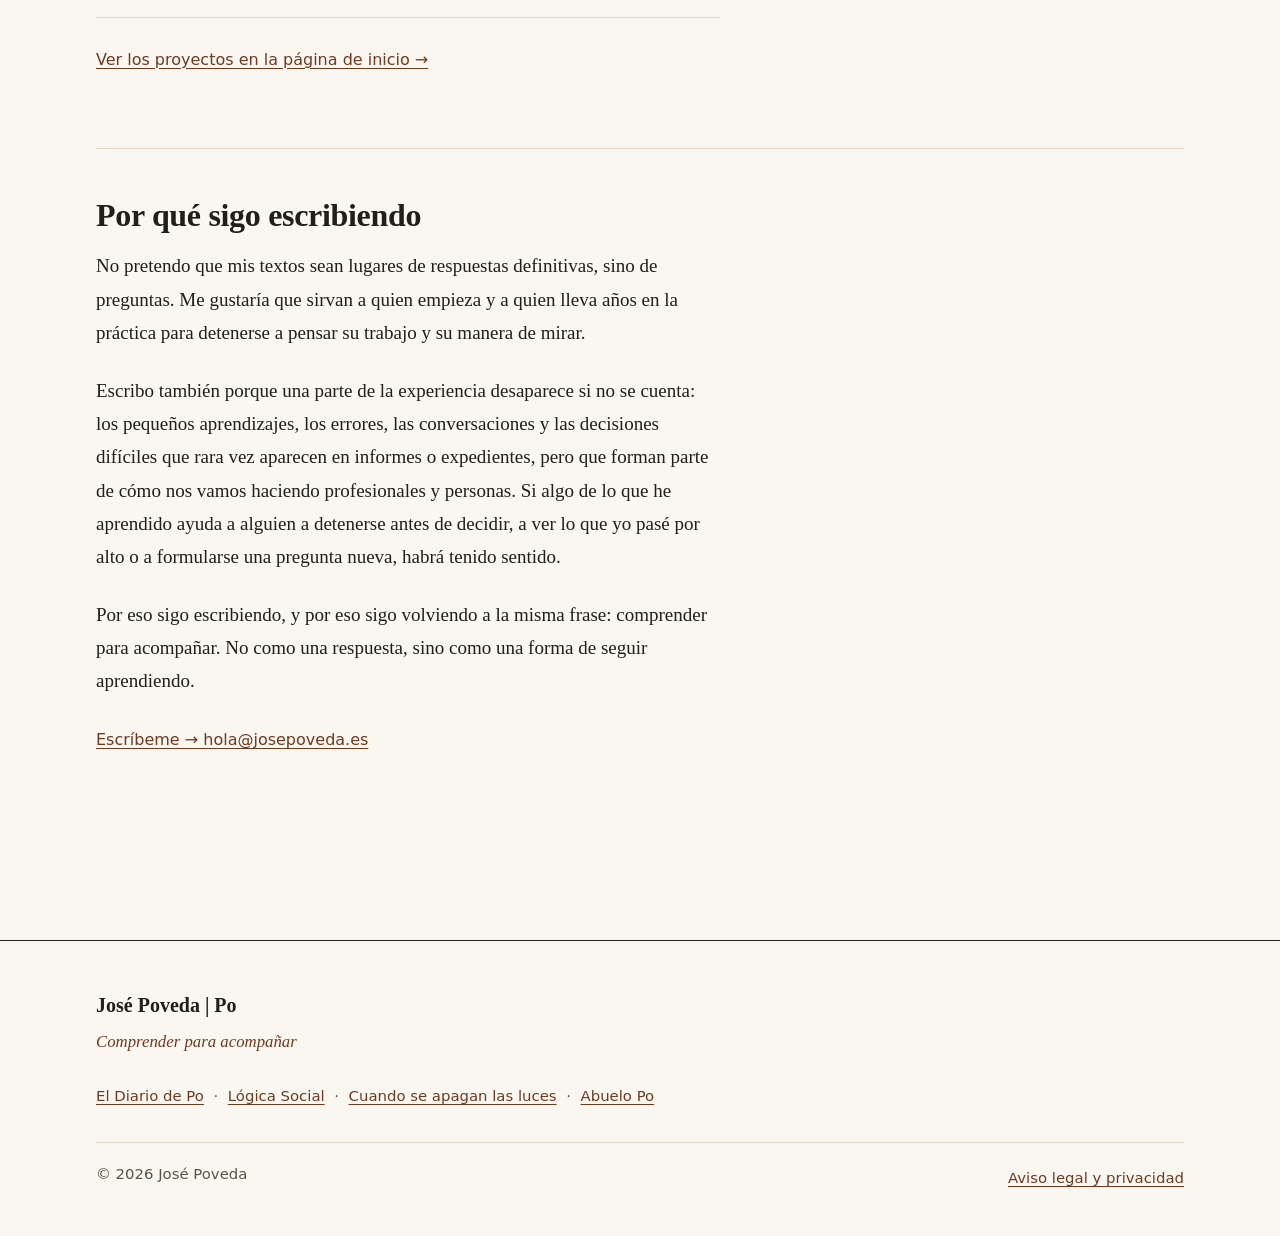
<file: sobre-mi.html>
<!doctype html>
<html lang="es">
<head>
  <meta charset="utf-8">
  <meta name="viewport" content="width=device-width, initial-scale=1">
  <title>Sobre mí · José Poveda | Po</title>
  <meta name="description" content="Quién es José Poveda | Po: educador social y escritor. Su mirada, su forma de entender la Educación Social y los proyectos que han ido naciendo de la experiencia.">
  <link rel="canonical" href="https://josepoveda.es/sobre-mi.html">
  <meta property="og:type" content="website">
  <meta property="og:locale" content="es_ES">
  <meta property="og:site_name" content="José Poveda | Po">
  <meta property="og:title" content="Sobre mí · José Poveda | Po">
  <meta property="og:description" content="Comprender para acompañar. Quién soy, mi recorrido y por qué escribo.">
  <meta property="og:url" content="https://josepoveda.es/sobre-mi.html">
  <meta name="twitter:card" content="summary">
  <meta name="twitter:title" content="Sobre mí · José Poveda | Po">
  <meta name="twitter:description" content="Comprender para acompañar. Quién soy, mi recorrido y por qué escribo.">
  <meta name="theme-color" content="#faf7f1">
  <link rel="icon" href="assets/favicon.svg" type="image/svg+xml">
  <link rel="stylesheet" href="css/styles.css">
  <script src="js/main.js" defer></script>
</head>
<body>
  <a class="skip-link" href="#contenido">Saltar al contenido</a>

  <header class="site-header">
    <div class="wrap">
      <a class="brand" href="index.html">José Poveda<span aria-hidden="true">|</span>Po</a>
      <button class="nav-toggle" type="button" aria-expanded="false" aria-controls="site-nav">Menú</button>
      <nav class="site-nav" id="site-nav" aria-label="Principal">
        <ul>
          <li><a href="index.html">Inicio</a></li>
          <li><a href="sobre-mi.html" aria-current="page">Sobre mí</a></li>
          <li><a href="index.html#proyectos">Proyectos</a></li>
          <li><a href="libros.html">Libros</a></li>
          <li><a href="index.html#contacto">Contacto</a></li>
        </ul>
      </nav>
    </div>
  </header>

  <main id="contenido">
    <div class="wrap">

      <div class="page-head">
        <p class="eyebrow">Sobre mí</p>
        <h1>José Poveda <span class="po">|</span> Po</h1>
        <p class="lede">Comprender para acompañar</p>
      </div>

      <section class="prose-block" aria-labelledby="quien-soy">
        <h2 id="quien-soy">Quién soy</h2>
        <p>Soy José Poveda, aunque Po forma también parte de mi manera de firmar y de contarme. Soy educador social y escribo desde un lugar que conozco bien: la experiencia. Durante años he acompañado a personas en situaciones muy diferentes y he aprendido que comprender casi nunca significa tener todas las respuestas.</p>
        <p>Escribo desde la experiencia, desde la investigación y desde la necesidad de seguir pensando la Educación Social a partir de la práctica. No lo hago como quien viene a enseñar, sino como quien continúa intentando comprender.</p>
      </section>

      <section class="prose-block" aria-labelledby="recorrido">
        <h2 id="recorrido">Mi recorrido</h2>
        <p>Mi recorrido no empezó en la universidad. Antes de graduarme en Educación Social por la Universidad de Granada y de completar el Máster en Investigación, Desarrollo Social e Intervención Socioeducativa, hubo un largo camino profesional, sindical y social junto a personas que atravesaban situaciones de dificultad. La universidad no vino a sustituir lo vivido, sino a darme otras herramientas para mirarlo.</p>
        <p>Con el tiempo he llegado a pensar que la experiencia es valiosa, pero necesita ser interrogada. Practicada sin reflexión, puede acabar consolidando rutinas y prejuicios. Por eso intento mantener un diálogo constante entre experiencia, conocimiento, investigación y práctica, sin que ninguno de ellos pretenda ocupar el lugar de los demás.</p>
        <p>En ese camino han sido importantes los derechos humanos, la participación social, el voluntariado, las desigualdades y el desarrollo sostenible. Los veo menos como asuntos separados que como distintas puertas hacia una misma pregunta: qué condiciones hacen posible una vida digna.</p>
      </section>

      <section class="prose-block" aria-labelledby="mirada">
        <h2 id="mirada">La Educación Social como forma de mirar</h2>
        <p>No entiendo la Educación Social solo como una profesión ni como un conjunto de técnicas. Es, ante todo, una manera de mirar: intentar comprender antes de juzgar y antes de actuar. Desconfío de las explicaciones simples, porque detrás de una conducta, una decisión o un problema suele haber contextos e historias que desconozco.</p>
        <p>Acompañar significa escuchar, observar antes de interpretar y construir una relación educativa en la que nadie sea tratado como un caso o como un problema, sino como una persona cuya dignidad es inherente. Eso exige pensamiento crítico y aceptar la complejidad: distinguir los hechos de las interpretaciones, reconocer lo que no sé y revisar mis propias decisiones. Comprender no es justificar, ni supone renunciar a los límites cuando son necesarios. Prefiero formular mejores preguntas que ofrecer respuestas definitivas.</p>
      </section>

      <section class="prose-block" aria-labelledby="escritura">
        <h2 id="escritura">De la experiencia a la escritura</h2>
        <p>El trabajo cotidiano rara vez deja tiempo para detenerse en lo vivido. La escritura ha sido mi manera de hacerlo: ordenar recuerdos, confrontarlos con lo que he ido aprendiendo y preguntarme qué permanece cuando pasan las urgencias.</p>
        <p>Esa reflexión fue encontrando continuidad en la escritura, en los ensayos y en los libros. Para mí, la práctica y la escritura forman parte del mismo proceso de aprendizaje: una me da aquello sobre lo que pensar y la otra me obliga a pensarlo con más cuidado.</p>
      </section>

      <section class="prose-block" aria-labelledby="proyectos-sm">
        <h2 id="proyectos-sm">Los proyectos</h2>
        <p>Cada proyecto apareció en un momento distinto y respondió a una necesidad diferente. No fueron concebidos originalmente como partes de una marca, sino que fueron naciendo según lo que la experiencia me pedía pensar o contar. Con el tiempo he descubierto que todos comparten una misma mirada.</p>
        <ul class="project-list">
          <li><a href="https://eldiariodepo.com/">El Diario de Po</a><span>Educación Social desde la práctica</span></li>
          <li><a href="https://logicasocial.com/">Lógica Social</a><span>Pensar la realidad social</span></li>
          <li><a href="https://cuandoseapaganlasluces.es/">Cuando se apagan las luces</a><span>Lo que permanece después de la intervención</span></li>
          <li><a href="https://abuelopo.com/">Abuelo Po</a><span>Memoria, experiencia y legado</span></li>
        </ul>
        <p class="after-list"><a class="more-link" href="index.html#proyectos">Ver los proyectos en la página de inicio →</a></p>
      </section>

      <section class="prose-block" aria-labelledby="por-que">
        <h2 id="por-que">Por qué sigo escribiendo</h2>
        <p>No pretendo que mis textos sean lugares de respuestas definitivas, sino de preguntas. Me gustaría que sirvan a quien empieza y a quien lleva años en la práctica para detenerse a pensar su trabajo y su manera de mirar.</p>
        <p>Escribo también porque una parte de la experiencia desaparece si no se cuenta: los pequeños aprendizajes, los errores, las conversaciones y las decisiones difíciles que rara vez aparecen en informes o expedientes, pero que forman parte de cómo nos vamos haciendo profesionales y personas. Si algo de lo que he aprendido ayuda a alguien a detenerse antes de decidir, a ver lo que yo pasé por alto o a formularse una pregunta nueva, habrá tenido sentido.</p>
        <p>Por eso sigo escribiendo, y por eso sigo volviendo a la misma frase: comprender para acompañar. No como una respuesta, sino como una forma de seguir aprendiendo.</p>
        <p class="after-list"><a class="more-link" href="mailto:hola@josepoveda.es">Escríbeme → hola@josepoveda.es</a></p>
      </section>

    </div>
  </main>

  <footer class="site-footer">
    <div class="wrap">
      <p class="footer-brand">José Poveda | Po</p>
      <p class="footer-motto">Comprender para acompañar</p>
      <ul class="footer-projects" aria-label="Proyectos">
        <li><a href="https://eldiariodepo.com/">El Diario de Po</a></li>
        <li><a href="https://logicasocial.com/">Lógica Social</a></li>
        <li><a href="https://cuandoseapaganlasluces.es/">Cuando se apagan las luces</a></li>
        <li><a href="https://abuelopo.com/">Abuelo Po</a></li>
      </ul>
      <div class="footer-bottom">
        <p>© 2026 José Poveda</p>
        <p class="footer-legal"><a href="aviso-legal.html">Aviso legal y privacidad</a></p>
      </div>
    </div>
  </footer>
</body>
</html>
</file>
<file: css/styles.css>
/* ==========================================================
   josepoveda.es — hoja de estilos única
   Sin fuentes externas: pila tipográfica del sistema.
   ========================================================== */

:root {
  --paper: #faf7f1;
  --paper-2: #f2ede2;
  --ink: #221e19;
  --muted: #5a5249;
  --line: #ddd4c3;
  --accent: #8a4a2b;       /* tierra cocida; contraste 6.3:1 sobre --paper */
  --accent-ink: #6d3a21;

  --serif: "Iowan Old Style", "Palatino Linotype", Palatino, "Book Antiqua", "URW Palladio L", Georgia, serif;
  --text: Charter, "Bitstream Charter", "Sitka Text", Cambria, Georgia, serif;
  --label: system-ui, -apple-system, "Segoe UI", Roboto, "Helvetica Neue", Arial, sans-serif;

  --measure: 36rem;
  --wrap: 68rem;
  --gutter: clamp(1.25rem, 5vw, 2.5rem);
  --space: clamp(3.5rem, 9vw, 7rem);
}

*, *::before, *::after { box-sizing: border-box; }

html {
  font-size: 100%;
  -webkit-text-size-adjust: 100%;
  scroll-behavior: smooth;
}

body {
  margin: 0;
  background: var(--paper);
  color: var(--ink);
  font-family: var(--text);
  font-size: 1.0625rem;
  line-height: 1.75;
  text-rendering: optimizeLegibility;
}

@media (min-width: 48em) { body { font-size: 1.1875rem; } }

img, svg { max-width: 100%; display: block; }

a {
  color: var(--accent-ink);
  text-underline-offset: 0.2em;
  text-decoration-thickness: 1px;
}
a:hover { color: var(--ink); text-decoration-thickness: 2px; }

:focus-visible {
  outline: 3px solid var(--accent);
  outline-offset: 3px;
  border-radius: 2px;
}

.wrap { width: min(100% - 2 * var(--gutter), var(--wrap)); margin-inline: auto; }

.skip-link {
  position: absolute; left: var(--gutter); top: -4rem;
  background: var(--ink); color: var(--paper);
  padding: .6rem 1rem; z-index: 20; font-family: var(--label); font-size: .95rem;
}
.skip-link:focus { top: .75rem; }

/* ---------- Tipografía ---------- */
h1, h2, h3 {
  font-family: var(--serif);
  font-weight: 600;
  line-height: 1.15;
  letter-spacing: -0.01em;
  margin: 0 0 1rem;
  text-wrap: balance;
}
h1 { font-size: clamp(2.5rem, 8vw, 4.25rem); font-weight: 500; }
h2 { font-size: clamp(1.85rem, 4.6vw, 2.6rem); }
h3 { font-size: clamp(1.4rem, 3vw, 1.65rem); }

p { margin: 0 0 1.3em; max-width: var(--measure); }

.eyebrow {
  font-family: var(--label);
  font-size: .8rem;
  letter-spacing: .14em;
  text-transform: uppercase;
  color: var(--accent-ink);
  margin: 0 0 1rem;
  max-width: none;
}

.lede {
  font-family: var(--serif);
  font-size: clamp(1.2rem, 2.6vw, 1.45rem);
  line-height: 1.6;
  color: var(--ink);
}

/* ---------- Cabecera ---------- */
.site-header {
  border-bottom: 1px solid var(--line);
  padding-block: 1rem;
}
.site-header .wrap {
  display: flex; align-items: center; justify-content: space-between;
  flex-wrap: wrap; gap: .5rem 1.5rem;
}
.brand {
  font-family: var(--serif);
  font-size: 1.3rem; font-weight: 600;
  color: var(--ink); text-decoration: none;
  letter-spacing: -0.005em;
}
.brand span { color: var(--accent); font-weight: 400; padding-inline: .15em; }
.brand:hover { color: var(--accent-ink); }

.nav-toggle {
  display: none;
  font: inherit; font-family: var(--label); font-size: .95rem;
  background: none; color: var(--ink);
  border: 1px solid var(--ink); border-radius: 999px;
  padding: .45rem 1.1rem; cursor: pointer; min-height: 44px;
}

.site-nav ul {
  list-style: none; margin: 0; padding: 0;
  display: flex; flex-wrap: wrap; gap: .25rem 1.6rem;
}
.site-nav a {
  display: inline-block;
  font-family: var(--label); font-size: .95rem;
  color: var(--ink); text-decoration: none;
  padding: .5rem 0; border-bottom: 1px solid transparent;
}
.site-nav a:hover { border-bottom-color: var(--accent); }
.site-nav a[aria-current="page"] { border-bottom-color: var(--ink); }

/* Con JS activo, el menú se pliega en pantallas pequeñas.
   Sin JS permanece visible. */
@media (max-width: 47.99em) {
  .js .nav-toggle { display: inline-block; }
  .js .site-nav { flex-basis: 100%; display: none; }
  .js .site-nav.is-open { display: block; }
  .js .site-nav ul { flex-direction: column; gap: 0; padding-top: .5rem; }
  .js .site-nav li { border-top: 1px solid var(--line); }
  .js .site-nav a { display: block; padding: .85rem 0; font-size: 1.05rem; border-bottom: 0; }
  .site-nav ul { gap: 0 1.25rem; }
}

/* ---------- Hero ---------- */
.hero { padding-block: clamp(3rem, 8vw, 6rem) var(--space); }
.hero-grid { display: grid; gap: 2.5rem; align-items: center; }
@media (min-width: 56em) {
  .hero-grid { grid-template-columns: minmax(0, 1.15fr) minmax(0, 1fr); gap: 3.5rem; }
}
.hero h1 .po { color: var(--accent); font-weight: 400; padding-inline: .1em; }
.hero .role {
  font-family: var(--serif); font-size: clamp(1.25rem, 3vw, 1.6rem);
  margin: 0 0 .35rem; max-width: none;
}
.hero .motto {
  font-family: var(--serif); font-style: italic; color: var(--accent-ink);
  font-size: clamp(1.15rem, 2.6vw, 1.4rem); margin: 0 0 2rem; max-width: none;
}
.hero .intro { font-size: 1.05em; margin-bottom: 2rem; }

.actions { display: flex; flex-wrap: wrap; gap: .9rem 1.75rem; align-items: center; }
.btn {
  display: inline-block; font-family: var(--label); font-size: .98rem;
  background: var(--ink); color: var(--paper); text-decoration: none;
  padding: .85rem 1.5rem; border-radius: 2px; min-height: 44px;
  border: 1px solid var(--ink);
}
.btn:hover { background: var(--accent-ink); border-color: var(--accent-ink); color: #fff; }
.link-quiet { font-family: var(--label); font-size: .98rem; }

/* Espacios reservados (desarrollo) */
.placeholder {
  border: 1.5px dashed #a79b86;
  background: repeating-linear-gradient(135deg, transparent 0 14px, rgba(138,74,43,.045) 14px 15px);
  color: var(--muted);
  font-family: var(--label); font-size: .82rem; line-height: 1.5;
  display: flex; align-items: center; justify-content: center;
  text-align: center; padding: 1rem;
}
.hero-art { aspect-ratio: 4 / 3; max-width: 26rem; width: 100%; }
@media (min-width: 56em) { .hero-art { aspect-ratio: 4 / 5; justify-self: end; } }

/* ---------- Secciones ---------- */
section { scroll-margin-top: 1rem; }
.section { padding-block: var(--space); border-top: 1px solid var(--line); }
.section-head { margin-bottom: 2.5rem; }
.section-head p { color: var(--muted); }

.two-col { display: grid; gap: 2rem; }
@media (min-width: 56em) {
  .two-col { grid-template-columns: minmax(0, 1fr) minmax(0, 1.6fr); gap: 4.5rem; }
}
.more-link { font-family: var(--label); font-size: 1rem; }

/* ---------- Proyectos ---------- */
.projects { display: grid; gap: 0; list-style: none; margin: 0; padding: 0; }
@media (min-width: 48em) {
  .projects { grid-template-columns: 1fr 1fr; column-gap: 4rem; }
}
.project { border-top: 1px solid var(--ink); padding: 1.5rem 0 2.5rem; }
.project h3 { margin-bottom: .35rem; }
.project .descriptor {
  font-family: var(--label); font-size: .85rem; letter-spacing: .02em;
  color: var(--accent-ink); margin: 0 0 1rem;
}
.project p:not(.descriptor) { margin-bottom: 1.1rem; }
.project a { font-family: var(--label); font-size: 1rem; }

/* ---------- Libros ---------- */
.books { display: grid; gap: 2.5rem 2rem; list-style: none; margin: 0; padding: 0; }
@media (min-width: 40em) { .books { grid-template-columns: repeat(3, minmax(0, 1fr)); } }
.book { max-width: 15rem; }
.book-cover { aspect-ratio: 2 / 3; margin-bottom: 1rem; }
.book h3 { font-size: 1.2rem; line-height: 1.3; margin-bottom: .4rem; }
.book .meta { font-family: var(--label); font-size: .85rem; color: var(--muted); margin: 0; }
.dev-note {
  font-family: var(--label); font-size: .85rem; color: var(--muted);
  border-left: 3px solid var(--accent); padding-left: .9rem; margin-bottom: 2.5rem;
}

/* ---------- Reflexión ---------- */
.reflection { background: var(--paper-2); }
.reflection .body {
  font-family: var(--serif); font-size: clamp(1.25rem, 2.8vw, 1.5rem);
  line-height: 1.7; max-width: 38rem;
  border-left: 3px solid var(--accent); padding-left: clamp(1rem, 3vw, 1.75rem);
}

/* ---------- Contacto ---------- */
.contact-list { list-style: none; margin: 0; padding: 0; max-width: var(--measure); }
.contact-list li {
  display: flex; flex-wrap: wrap; gap: .25rem 1.5rem;
  border-top: 1px solid var(--line); padding: 1rem 0;
}
.contact-list li:last-child { border-bottom: 1px solid var(--line); }
.contact-list .k { font-family: var(--label); font-size: .85rem; letter-spacing: .08em; text-transform: uppercase; min-width: 7rem; color: var(--muted); }
.pending-tag {
  font-family: var(--label); font-size: .78rem; color: var(--muted);
  border: 1px dashed #a79b86; padding: .1rem .55rem; border-radius: 999px;
}

/* ---------- Página interior ---------- */
.page-head { padding-block: clamp(3rem, 8vw, 5.5rem) 2rem; }
.page-head h1 { font-size: clamp(2.3rem, 7vw, 3.75rem); }
.page-head h1 .po { color: var(--accent); font-weight: 400; padding-inline: .1em; }
.prose-block { padding-block: clamp(2rem, 5vw, 3rem); border-top: 1px solid var(--line); }
.prose-block h2 { font-size: clamp(1.5rem, 3.6vw, 2rem); }
.pending {
  border: 1.5px dashed #a79b86; border-radius: 2px;
  padding: 1rem 1.25rem; max-width: var(--measure);
  font-family: var(--label); font-size: .92rem; line-height: 1.6; color: var(--muted);
  background: rgba(138,74,43,.04);
}
.pending strong { color: var(--ink); }
.pending ul { margin: .5rem 0 0; padding-left: 1.2rem; }
.project-list { list-style: none; padding: 0; margin: 0; max-width: var(--measure); }
.project-list li { border-top: 1px solid var(--line); padding: .9rem 0; }
.project-list li:last-child { border-bottom: 1px solid var(--line); }
.project-list a { font-family: var(--serif); font-size: 1.2rem; font-weight: 600; }
.project-list span { display: block; font-family: var(--label); font-size: .88rem; color: var(--muted); }

/* ---------- Pie ---------- */
.site-footer {
  border-top: 1px solid var(--ink);
  padding-block: 3rem 2.5rem; margin-top: var(--space);
  font-family: var(--label); font-size: .93rem; line-height: 1.6;
}
.site-footer p { margin: 0 0 .5rem; max-width: none; }
.footer-brand { font-family: var(--serif); font-size: 1.25rem; font-weight: 600; }
.footer-motto { font-family: var(--serif); font-style: italic; color: var(--accent-ink); font-size: 1.05rem; margin-bottom: 1.5rem !important; }
.footer-projects { list-style: none; margin: 0 0 1.75rem; padding: 0; display: flex; flex-wrap: wrap; gap: .25rem 0; }
.footer-projects li + li::before { content: "·"; margin-inline: .6rem; color: var(--muted); }
.footer-projects a, .footer-legal a { display: inline-block; padding-block: .3rem; }
.footer-bottom { display: flex; flex-wrap: wrap; justify-content: space-between; gap: .5rem 2rem; color: var(--muted); border-top: 1px solid var(--line); padding-top: 1.25rem; }
.footer-bottom p { margin: 0; }

@media (prefers-reduced-motion: reduce) {
  html { scroll-behavior: auto; }
  * { transition: none !important; animation: none !important; }
}

@media print {
  .nav-toggle, .skip-link { display: none; }
  body { background: #fff; }
}

/* Libros en móvil: portada pequeña a la izquierda, texto a la derecha */
@media (max-width: 39.99em) {
  .books { gap: 1.75rem; }
  .book { max-width: none; display: grid; grid-template-columns: 8.5rem 1fr; gap: 0 1.25rem; align-items: start; }
  .book-cover { grid-row: 1 / span 4; margin-bottom: 0; padding: .5rem; font-size: .75rem; }
  .book h3 { align-self: end; }
}
.after-list { margin-top: 1.5rem; }

/* Cubiertas reales: proporción 2:3 conservada, sin deformar */
.book img.book-cover { display: block; width: 100%; height: auto; aspect-ratio: 2 / 3; object-fit: cover; padding: 0; }
.book .meta + .meta { margin-top: .25rem; font-style: italic; }

/* Sobre mí: lectura algo más amplia en escritorio (~70 caracteres por línea) */
@media (min-width: 56em) {
  .prose-block p, .prose-block .pending, .prose-block .project-list { max-width: 39rem; }
}

/* Ilustración del Hero: se funde con el papel (multiply), sin marco ni sombra */
.hero-figure { margin: 0; width: 100%; max-width: 30rem; }
.hero-figure img {
  display: block; width: 100%; height: auto; mix-blend-mode: multiply;
  /* bordes difuminados para que el papel de la ilustración se funda con el de la página */
  -webkit-mask-image: linear-gradient(to right, transparent, #000 7%, #000 93%, transparent), linear-gradient(to bottom, transparent, #000 7%, #000 93%, transparent);
  -webkit-mask-composite: source-in;
  mask-image: linear-gradient(to right, transparent, #000 7%, #000 93%, transparent), linear-gradient(to bottom, transparent, #000 7%, #000 93%, transparent);
  mask-composite: intersect;
}
@media (min-width: 56em) { .hero-figure { justify-self: end; max-width: 34rem; } }

/* Libros: descripción breve en la Home */
.book .book-desc { font-size: .95rem; line-height: 1.6; margin: .75rem 0 0; }
@media (max-width: 39.99em) { .book .book-desc { grid-column: 2; } }

/* Página «Mis libros» */
.page-head .intro-text { margin-top: 1.5rem; font-size: 1.05em; }
.book-entry { display: grid; gap: 1.5rem 3rem; align-items: start; }
@media (min-width: 40em) { .book-entry { grid-template-columns: 13rem minmax(0, 1fr); } }
.book-entry img { display: block; width: 100%; max-width: 13rem; height: auto; aspect-ratio: 2 / 3; object-fit: cover; }
.book-entry h2 { margin-bottom: .4rem; }
.book-entry .book-kind { font-family: var(--label); font-size: .88rem; letter-spacing: .02em; color: var(--accent-ink); margin: 0 0 1.25rem; }
@media (min-width: 56em) { .book-entry p:not(.book-kind) { max-width: 39rem; } }
</file>
